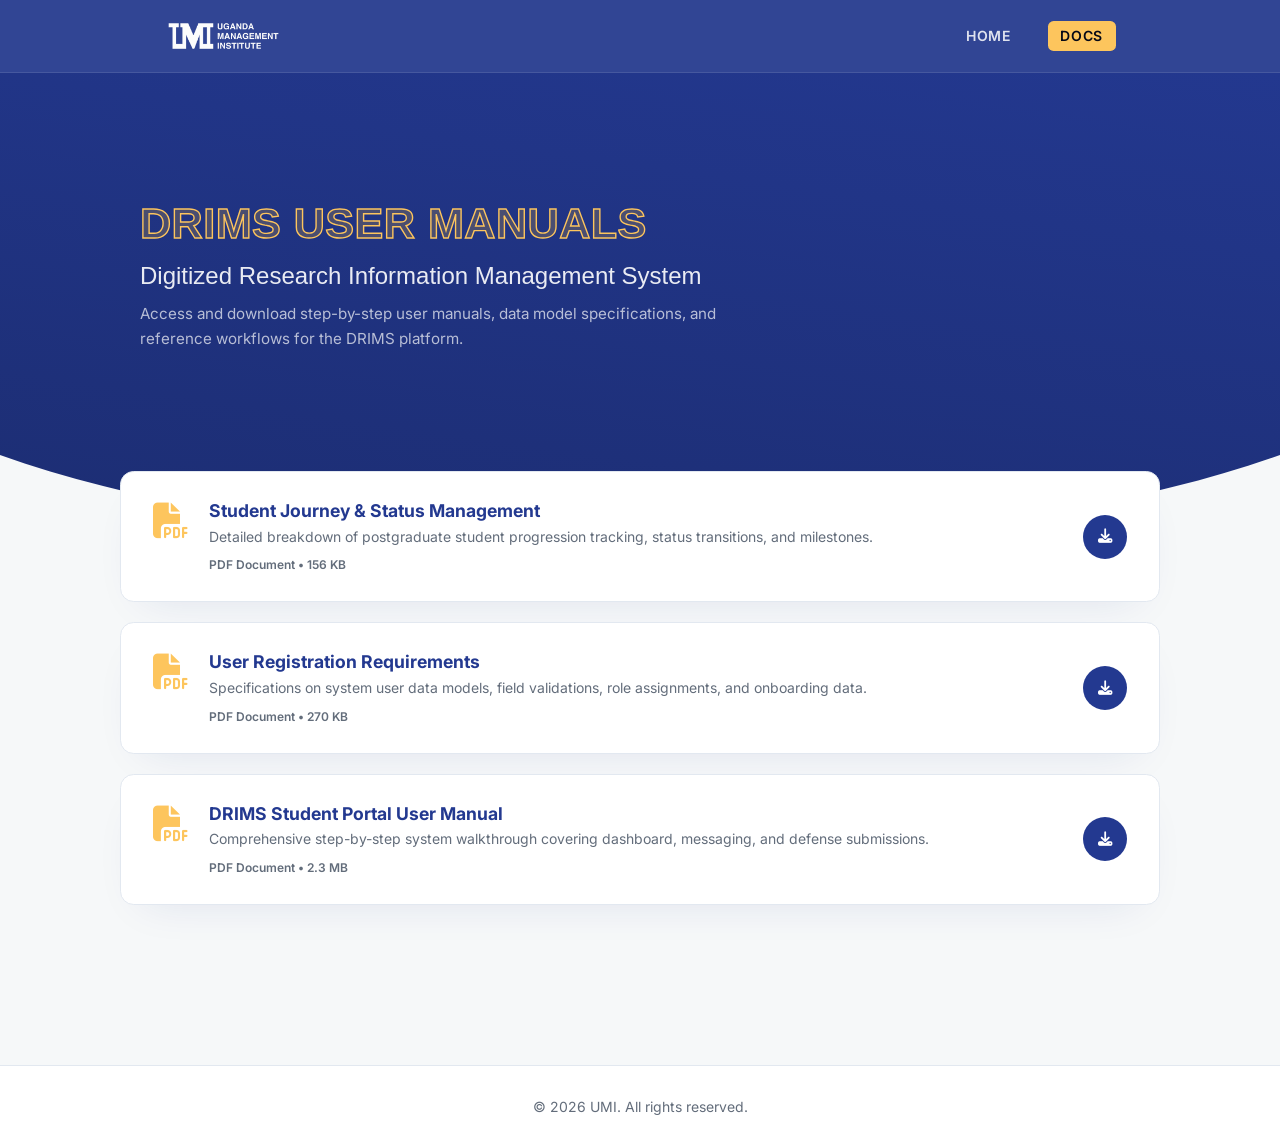
<file: docs.html>
<!DOCTYPE html>
<html lang="en">
<head>
    <meta charset="UTF-8">
    <meta name="viewport" content="width=device-width, initial-scale=1.0">
    <title>DRIMS User Manuals & Documentation - UMI</title>

    <!-- Favicon Links -->
    <link rel="icon" type="image/png" sizes="32x32" href="/public/icon.png">
    <link rel="icon" type="image/png" sizes="16x16" href="/public/icon.png">
    <link rel="apple-touch-icon" sizes="180x180" href="/public/icon.png">

    <!-- FontAwesome for Icons -->
    <link rel="stylesheet" href="https://cdnjs.cloudflare.com/ajax/libs/font-awesome/6.5.1/css/all.min.css" crossorigin="anonymous" referrerpolicy="no-referrer" />
    
    <script src="/main.js"></script>

    <!-- Custom Stylesheet -->
    <link rel="stylesheet" href="/style.css">
</head>
<body>
<main class="main-wrapper">

  <!-- Top Navigation Header -->
    <header class="top-nav-header">
        <div class="nav-container">
            <a href="/index.html" class="nav-brand">
                <img src="/public/logo.png" alt="Uganda Management Institute Logo" class="nav-logo">
            </a>
            <nav class="nav-menu">
                <a href="/index.html" class="nav-link">HOME</a>
                <a href="/docs.html" class="nav-link active">DOCS</a>
            </nav>
        </div>
    </header>

    <section class="hero-banner">
        <div class="hero-container">
            <h1 class="outline-title">DRIMS User Manuals</h1>
            <p class="hero-subtitle">Digitized Research Information Management System</p>
            <p class="description">
                Access and download step-by-step user manuals, data model specifications, and reference workflows for the DRIMS platform.
            </p>
        </div>
        
        <!-- Curved Bottom Divider SVG -->
        <svg class="hero-divider" viewBox="0 0 1440 120" preserveAspectRatio="none" aria-hidden="true">
            <path d="M0 0C240 96 600 120 720 120C840 120 1200 96 1440 0V120H0V0Z" fill="currentColor"></path>
        </svg>
    </section>

    <main class="main-content">
        <!-- Manuals Grid Section -->
        <section class="docs-grid-container">
            
            <!-- Student Journey Manual Card -->
            <div class="manual-card shadow-card">
                <div class="manual-info">
                    <i class="fa-solid fa-file-pdf manual-file-icon"></i>
                    <div class="manual-meta">
                        <h3>Student Journey & Status Management</h3>
                        <p>Detailed breakdown of postgraduate student progression tracking, status transitions, and milestones.</p>
                        <span>PDF Document &bull; 156 KB</span>
                    </div>
                </div>
                <div class="card-action-group">
                    <a href="/public/DRIMS DOCS_Student's Journey & Status Management.pdf" target="_blank" rel="noopener noreferrer" class="btn-download" aria-label="Download Student Journey Manual" title="Download PDF">
                        <i class="fa-solid fa-download"></i>
                    </a>
                </div>
            </div>

            <!-- User Registration Requirements Card -->
            <div class="manual-card shadow-card">
                <div class="manual-info">
                    <i class="fa-solid fa-file-pdf manual-file-icon"></i>
                    <div class="manual-meta">
                        <h3>User Registration Requirements</h3>
                        <p>Specifications on system user data models, field validations, role assignments, and onboarding data.</p>
                        <span>PDF Document &bull; 270 KB</span>
                    </div>
                </div>
                <div class="card-action-group">
                    <a href="/public/DRIMS DOCS_User Data Model & Registration Requirements.docx.pdf" target="_blank" rel="noopener noreferrer" class="btn-download" aria-label="Download User Registration Requirements Manual" title="Download PDF">
                        <i class="fa-solid fa-download"></i>
                    </a>
                </div>
            </div>

            <!-- Student Manual -->
            <div class="manual-card shadow-card">
                <div class="manual-info">
                    <i class="fa-solid fa-file-pdf manual-file-icon"></i>
                    <div class="manual-meta">
                        <h3>DRIMS Student Portal User Manual</h3>
                        <p>Comprehensive step-by-step system walkthrough covering dashboard, messaging, and defense submissions.</p>
                        <span>PDF Document &bull; 2.3 MB</span>
                    </div>
                </div>
                <div class="card-action-group">
                    <a href="/public/DRIMS DOCS_User Data Model & Registration Requirements.docx.pdf" target="_blank" rel="noopener noreferrer" class="btn-download" aria-label="Download User Registration Requirements Manual" title="Download PDF">
                        <i class="fa-solid fa-download"></i>
                    </a>
                </div>
            </div>

        </section>
    </main>

    <footer>
        <p>&copy; 2026 <a class="company-link" aria-label="UMI official website" href="https://umi.ac.ug/">UMI</a>. All rights reserved.</p>
    </footer>

</main>

</body>
</html>
</file>
<file: style.css>
@custom-variant dark (&:is(.dark *));

/*
 * Imported Fonts
 */
@import url('https://fonts.googleapis.com/css2?family=Inter:ital,opsz,wght@0,14..32,100..900;1,14..32,100..900&family=Source+Sans+3:ital,wght@0,200..900;1,200..900&display=swap');

/*
 * Design System Definition
 */
:root {
    /* Custom Brand Theme Colors */
    --primary: hsl(228, 61%, 35%);         /* Intergalactic Highway Blue (#23388F) */
    --primary-hover: rgb(11, 16, 99);   /* Darker Shade Blue (#192866) */
    --accent-gold: hsl(39, 98%, 68%);        /* Glowing Lantern Gold (#FCB638) */
    --accent-blue: rgb(145, 219, 242);       /* Light Budgie Blue (#9FD3EB) */
    --bg-light: rgb(246, 248, 249);      /* Off-White Background (#F5F6F8) */
    --card-bg: rgb(255, 255, 255);                    /* Pure White Cards */
    --text-main: rgb(24, 31, 46);         /* Dark Charcoal Text (#1A202C) */
    --text-muted: rgb(99, 109, 123);     /* Muted Grey Text (#4A5568) */

    --accent-gold-20: rgba(247, 185, 40, 0.200); 
    
    /* Layout & Surface Variables */
    --radius: 0.35rem;
    --background: var(--bg-light);
    --foreground: var(--text-main);
    --card: var(--card-bg);
    --navy-deep: #060917;
    --gradient-hero: linear-gradient(188deg, #23388F, #1C2D72);
    
    /* Elevations & Shadows */
    --shadow: 0 10px 25px -5px #18277f10, 0 8px 10px -6px oklch(0.33 0.147 268.5 / 0.08);
    --shadow-hover: 0 20px 30px -10px #18277f60;
    --shadow-card: 0 18px 45px -24px #18277f20;
    --transition: all 0.25s cubic-bezier(0.4, 0, 0.2, 1);
    
    /* Typography Tokens */
    --font-display: "Inter", sans-serif;
    --font-body: "Inter", sans-serif;
    --border: oklch(0.929 0.013 255.508);
}

/* Global Reset & Base Styles */
* {
    box-sizing: border-box;
    margin: 0;
    padding: 0;
    border-color: var(--border);
}

html {
    scroll-behavior: smooth;
}

body {
    font-family: var(--font-body);
    background-color: var(--background);
    color: var(--foreground);
    min-height: 100vh;
}

.main-wrapper {
    min-height: 100vh;
    display: flex;
    flex-direction: column;
}

/* Top Navigation Bar Header */
.top-nav-header {
    background: hsla(228, 61%, 34%, 0.93);
    /* box-shadow: 0 4px 20px rgba(0, 0, 0, 0.1); */
    backdrop-filter: blur(6px);
    -webkit-backdrop-filter: blur(6px);
    border-bottom: 1px solid rgba(255, 255, 255, 0.1);
    position: sticky;
    top: 0;
    z-index: 100;
    width: 100%;
}

.nav-container {

    max-width: 1000px;
    margin: 0 auto;
    padding: 0.85rem 1.5rem;
    display: flex;
    align-items: center;
    justify-content: space-between;
}

.nav-logo {
    height: 2.8rem;
    width: auto;
    display: block;
}

.nav-menu {
    display: flex;
    align-items: center;
    gap: 1.5rem;
}

.nav-link {
    color: rgba(255, 255, 255, 0.85);
    text-decoration: none;
    font-size: 0.875rem;
    font-weight: 600;
    letter-spacing: 0.05em;
    padding: 0.4rem 0.8rem;
    border-radius: 0.35rem;
    transition: var(--transition);
    background: transparent;
    border: none;
    cursor: pointer;
}

.nav-link:hover {
    color: var(--accent-gold);
    background: rgba(255, 255, 255, 0.08);
}

.nav-link.active {
    color: var(--navy-deep);
    background: var(--accent-gold);
}

/* Header & Curved Hero UI Section */
.hero-banner {
    display: flex;
    flex-direction: column;
    position: relative;
    background: var(--gradient-hero);
    width: 100%;
    padding: 8rem 1.5rem 10rem 1.5rem;
    color: white;
    overflow: hidden;
    min-height: 400px;
}

.hero-container {
    max-width: 1000px;
    margin: 0 auto;
    text-align: left;
    width: 100%;
}

.umi-logo {
    height: 4rem;
    width: auto;
    margin-bottom: 2.4rem;
    display: block;
}

/* Outline Text Title Effect */
@supports 
  ((-webkit-text-stroke-color: var(--accent-gold)) and (-webkit-text-fill-color: #13227430)) or
  ((-moz-text-stroke-color: var(--accent-gold)) and (-moz-text-fill-color: #13227430)) {
  .outline-title {
    -moz-text-fill-color: var(--accent-gold-20);
    -webkit-text-fill-color: var(--accent-gold-20);
    -moz-text-stroke-color: var(--accent-gold);
    -webkit-text-stroke-color: var(--accent-gold);
    -moz-text-stroke-width: 1.4px;  
    -webkit-text-stroke-width: 1.4px;
  }
}
  
.outline-title {
    font-size: 2.7rem;
    font-weight: 700;
    font-family: Helvetica, sans-serif;
    color: transparent;
    letter-spacing: 0.01em;
    line-height: 1.05;
    text-transform: uppercase;
    margin-bottom: 1rem; 
}

.hero-subtitle {
    font-family: Helvetica, sans-serif;
    font-weight: 300;
    font-size: 1.50rem;
    color: #ffffffe6;
    margin-bottom: 0.75rem;
}

.description {
    font-size: 0.95rem;
    font-weight: 400;
    line-height: 1.6;
    color: #ffffffae;
    max-width: 36rem;
    margin-bottom: 2.5rem;
}

/* Hero Bottom Curved SVG */
.hero-divider {
    position: absolute;
    bottom: 0;
    left: 0;
    right: 0;
    width: 100%;
    height: 6rem;
    color: var(--background);
}

/* Buttons System */
.btn {
    font-family: inherit;
    font-size: 0.875rem;
    font-weight: 600;
    padding: 0.85rem 1.5rem;
    border-radius: 0.375rem;
    cursor: pointer;
    transition: var(--transition);
    display: inline-flex;
    align-items: center;
    justify-content: center;
    text-decoration: none;
    border: none;
}

/* Main Content Layout Area */
.main-content {
    max-width: 68rem;
    display: flex;
    align-items: center;
    flex-direction: column;
    width: 100%;
    margin: -5rem auto 0 auto;
    padding: 0 1.5rem 6rem 1.5rem;
    position: relative;
    z-index: 10;
}

/* Demo Portals Grid Layout */
.portal-grid-container {
    display: grid;
    grid-template-columns: repeat(2, minmax(0, 1fr));
    gap: 1.75rem;
    width: 100%;
    max-width: 58rem;
    margin-bottom: 4rem;
}

.portal-main-card {
    display: flex;
    align-items: center;
    flex-direction: column;
    background: var(--card-bg);
    border-radius: 0.6rem;
    padding: 2.5rem 2rem;
    text-align: center;
    border: 1px solid var(--border);
    transition: var(--transition);
}

.portal-main-card:hover {
    transform: translateY(-4px);
}

.shadow-card {
    box-shadow: var(--shadow-card);
}

.portal-icon-wrapper {
    background: #fef0d7b4;
    color: #FCB638;
    width: 4rem;
    height: 4rem;
    border-radius: 50%;
    display: inline-flex;
    align-items: center;
    justify-content: center;
    font-size: 1.75rem;
    margin-bottom: 1.25rem;
}

.portal-headline {
    font-size: 1.35rem;
    font-weight: 700;
    color: var(--primary);
    margin-bottom: 0.5rem;
}

.portal-subheadline {
    font-size: 0.875rem;
    color: var(--text-muted);
    margin: 0 auto 1.5rem auto;
    line-height: 1.5;
}

.portal-actions-wrapper {
    display: flex;
    flex-direction: column;
    gap: 0.75rem;
    width: 100%;
    margin-top: auto;
}

.btn-primary {
    background: var(--primary);
    color: white;
    padding: 0.85rem 1.25rem;
    border-radius: 0.5rem;
    justify-content: space-between;
    font-size: 0.875rem;
}

.btn-primary:hover {
    background: var(--navy-deep);
}

/* Copy Link Field Component */
.bodyqr-container {
    display: flex;
    align-items: center;
    justify-content: space-between;
    background: #ecf1f550;
    border-radius: 0.5rem;
    padding: 0.35rem 0.35rem 0.35rem 1.25rem;
}

.bodyqr-text {
    border: none;
    background: transparent;
    color: var(--primary);
    font-family: inherit;
    font-size: 0.925rem;
    font-weight: 500;
    width: 100%;
    outline: none;
    align-items: center;
    display: flex;
    font-style: normal;
    justify-content: flex-start;
}

.btn-copy-action {
    background: var(--primary);
    color: white;
    border: none;
    padding: 0.625rem;
    border-radius: 0.375rem;
    cursor: pointer;
    display: inline-flex;
    align-items: center;
    justify-content: center;
    transition: var(--transition);
    flex-shrink: 0;
}

.btn-copy-action:hover {
    background: var(--navy-deep);
}

/* Downloads & Reference Guides Section */
.guides-section {
    width: 100%;
    max-width: 38rem;
    padding-top: 1rem;
}

.section-title {
    font-size: 1.875rem;
    font-weight: 700;
    color: var(--primary);
    text-align: center;
    text-transform: uppercase;
    letter-spacing: 0.05em;
    margin-bottom: 0.35rem;
}

.section-subtitle {
    text-align: center;
    color: var(--text-muted);
    font-size: 0.95rem;
    margin-bottom: 2.5rem;
}

.manuals-grid {
    display: flex;
    flex-direction: column;
    gap: 1rem;
}

.manual-card {
    background: var(--card-bg);
    border-radius: 0.75rem;
    padding: 1.5rem;
    display: flex;
    align-items: center;
    justify-content: space-between;
    gap: 1.25rem;
    border: 1px solid var(--border);
    transition: var(--transition);
}

.manual-info {
    display: flex;
    align-items: flex-start;
    gap: 1.25rem;
}

.manual-file-icon {
    color: var(--accent-gold);
    font-size: 2rem;
    flex-shrink: 0;
    margin-top: 0.2rem;
}

.manual-meta h3 {
    font-size: 1rem;
    font-weight: 600;
    color: var(--text-main);
    margin-bottom: 0.25rem;
}

.manual-meta p {
    font-size: 0.875rem;
    color: var(--text-muted);
    line-height: 1.4;
    margin-bottom: 0.35rem;
}

.manual-meta span {
    font-size: 0.75rem;
    font-weight: 600;
    color: var(--text-muted);
}

.btn-download {
    background: var(--primary);
    color: white;
    text-decoration: none;
    border-radius: 50%;
    width: 2.75rem;
    height: 2.75rem;
    display: flex;
    align-items: center;
    justify-content: center;
    transition: var(--transition);
    font-size: 0.9rem;
    flex-shrink: 0;
}

.btn-download:hover {
    background: var(--navy-deep);
}

/* Footer Component */
footer {
    text-align: center;
    padding: 2rem 1.5rem;
    font-size: 0.875rem;
    color: var(--text-muted);
    border-top: 1px solid var(--border);
    background: var(--card-bg);
    margin-top: auto;
}

.company-link {
    color: var(--text-muted);
    text-decoration: none;
}

/* Mobile Responsiveness */
@media (max-width: 768px) {
    .portal-grid-container {
        grid-template-columns: 1fr;
    }

    .outline-title {
        font-size: 2.2rem;
    }
    
    .hero-banner {
        padding-bottom: 8rem;
    }
}

/* Modal Backdrop Overlay */
.modal-backdrop {
    position: fixed;
    inset: 0;
    background-color: rgba(6, 9, 23, 0.65);
    backdrop-filter: blur(4px);
    display: flex;
    align-items: center;
    justify-content: center;
    z-index: 1000;
    opacity: 0;
    visibility: hidden;
    transition: var(--transition);
    padding: 1.5rem;
}

.modal-backdrop.active {
    opacity: 1;
    visibility: visible;
}

/* Modal Content Card */
.modal-card {
    position: relative;
    display: flex;
    flex-direction: column;
    align-items: center;
    gap: 60px;
    background: var(--card-bg);
    border-radius: 0.6rem;
    padding: 2.5rem 2rem;
    max-width: 30rem;
    max-height: 42rem;
    height: 100%;
    width: 100%;
    text-align: center;
    border: 1px solid var(--border);
    transform: translateY(20px) scale(0.95);
    transition: var(--transition);
}

.modal-backdrop.active .modal-card {
    transform: translateY(0) scale(1);
}

.modal-close-btn {
    position: absolute;
    top: 1rem;
    right: 1rem;
    background: transparent;
    border: none;
    color: var(--text-muted);
    font-size: 1.25rem;
    cursor: pointer;
    width: 2rem;
    height: 2rem;
    border-radius: 50%;
    display: flex;
    align-items: center;
    justify-content: center;
    transition: var(--transition);
}

.modal-close-btn:hover {
    background: #ecf1f5ed;
    color: var(--primary);
}

.modal-title {
    font-size: 1.45rem;
    font-weight: 700;
    color: var(--primary);
    margin-bottom: 0.25rem;
}

.modal-subtitle {
    font-size: 0.85rem;
    color: var(--text-muted);
    margin-bottom: 1.5rem;
}

/* QR Code Container */
.qr-code-wrapper {
    background: white;
    padding: 1rem;
    border-radius: 0.75rem;
    border: 5px solid var(--accent-gold);
    display: inline-block;
    margin-bottom: 1.25rem;
    box-shadow: 0 4px 12px rgba(0, 0, 0, 0.05);
}

.qr-code-img {
    max-width: 480px;
    max-height: 480px;
    display: block;
}

.modal-url-text {
    font-size: 0.85rem;
    color: var(--primary);
    background: #ecf1f5ed;
    padding: 0.6rem 0.6rem;
    border-radius: 0.35rem;
    word-break: break-all;
}

/* Documentation Cards Grid */
.docs-grid-container {
    display: flex;
    flex-direction: column;
    gap: 1.25rem;
    width: 100%;
    margin-bottom: 4rem;
}

.manual-card {
    background: var(--card-bg);
    border-radius: 0.85rem;
    padding: 1.75rem 2rem;
    display: flex;
    align-items: center;
    justify-content: space-between;
    gap: 1.5rem;
    border: 1px solid var(--border);
    transition: var(--transition);
}

.manual-card:hover {
    transform: translateY(-3px);
}

.shadow-card {
    box-shadow: var(--shadow-card);
}

.manual-info {
    display: flex;
    align-items: flex-start;
    gap: 1.25rem;
}

.manual-file-icon {
    color: var(--accent-gold);
    font-size: 2.25rem;
    flex-shrink: 0;
    margin-top: 0.2rem;
}

.manual-meta h3 {
    font-size: 1.1rem;
    font-weight: 700;
    color: var(--primary);
    margin-bottom: 0.35rem;
}

.manual-meta p {
    font-size: 0.875rem;
    color: var(--text-muted);
    line-height: 1.45;
    margin-bottom: 0.4rem;
}

.manual-meta span {
    font-size: 0.75rem;
    font-weight: 600;
    color: var(--text-muted);
}
</file>
